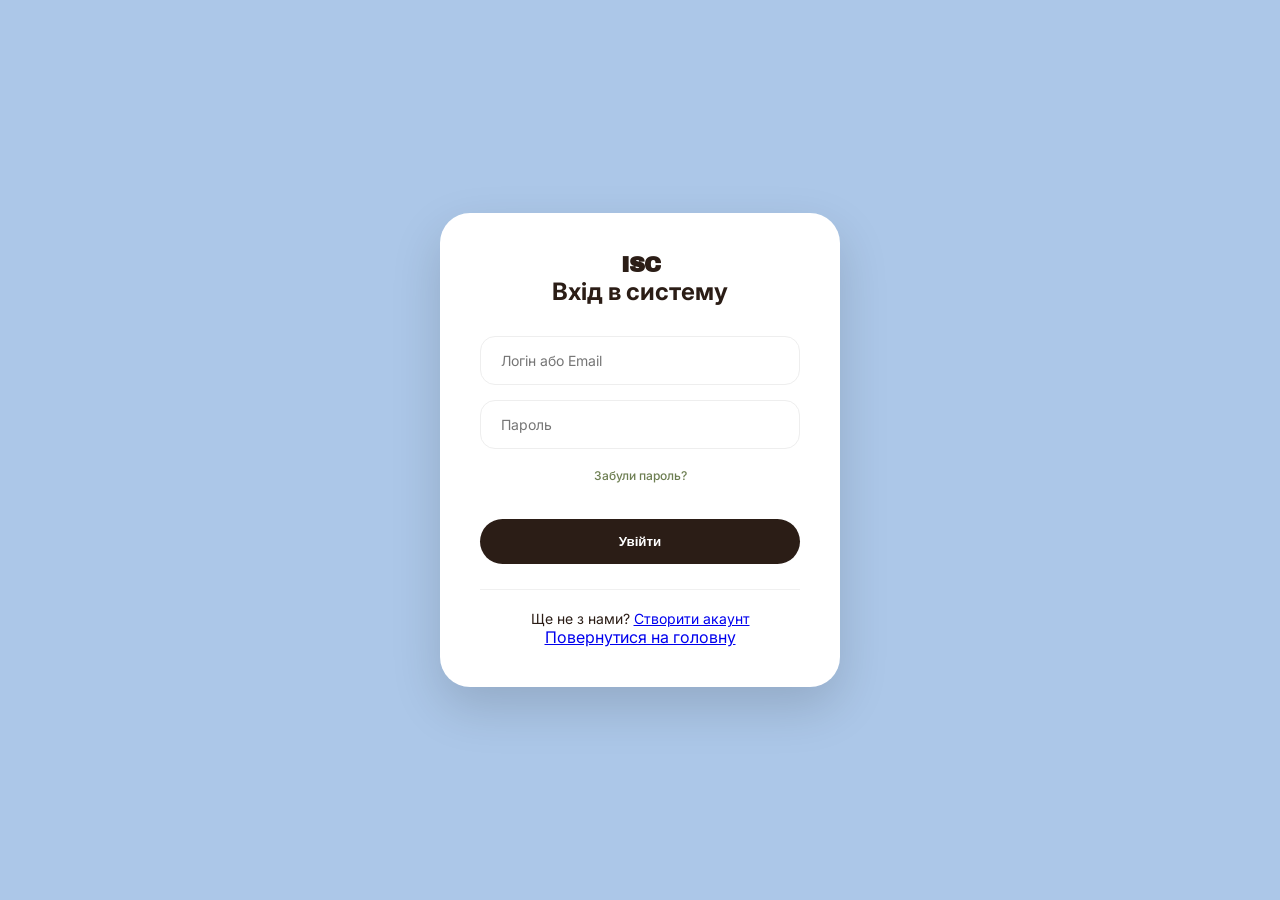
<file: login.html>
<!DOCTYPE html>
<html lang="uk">
<head><head>
    <meta charset="UTF-8">
    <meta name="viewport" content="width=device-width, initial-scale=1.0">
    <title>Вхід в систему | ISC Admin</title>
    
    <link rel="stylesheet" href="https://cdnjs.cloudflare.com/ajax/libs/font-awesome/6.5.1/css/all.min.css">
    
    <link rel="stylesheet" href="css/style.css">
    <link rel="stylesheet" href="css/login.css">
</head>
<body class="login-body">

    <div class="login-card">
        <div class="logo"><h1>ISC</h1></div>
        
        <h2 id="auth-title">Вхід в систему</h2>
        
        <form id="login-form" class="contact-form">
            <div id="login-fields" class="vertical-fields">
                <input type="text" id="username" placeholder="Логін або Email" required>
                <input type="password" id="password" placeholder="Пароль" required>
                
                <div class="forgot-link-wrapper">
                    <a href="#" id="forgot-link">Забули пароль?</a>
                </div>
            </div>

            <div id="recover-fields" style="display: none;">
                <p class="recover-text">
                    Введіть ваш Email або номер телефону, щоб отримати код доступу.
                </p>
                <input type="text" id="recover-contact" placeholder="Email або +380...">
            </div>

            <p id="error-msg" class="error-msg-style">
                <i class="fa-solid fa-circle-exclamation"></i> Невірні дані!
            </p>

            <button type="submit" id="auth-btn" class="btn-submit">Увійти</button>
        </form>

        <div id="auth-footer">
            <span>Ще не з нами? </span>
            <a href="register.html" class="reg-link">Створити акаунт</a>
        </div>
        
        <a href="index.html" class="back-link">Повернутися на головну</a>
    </div>

    <script src="js/main.js"></script>
</body>
</html>
</file>
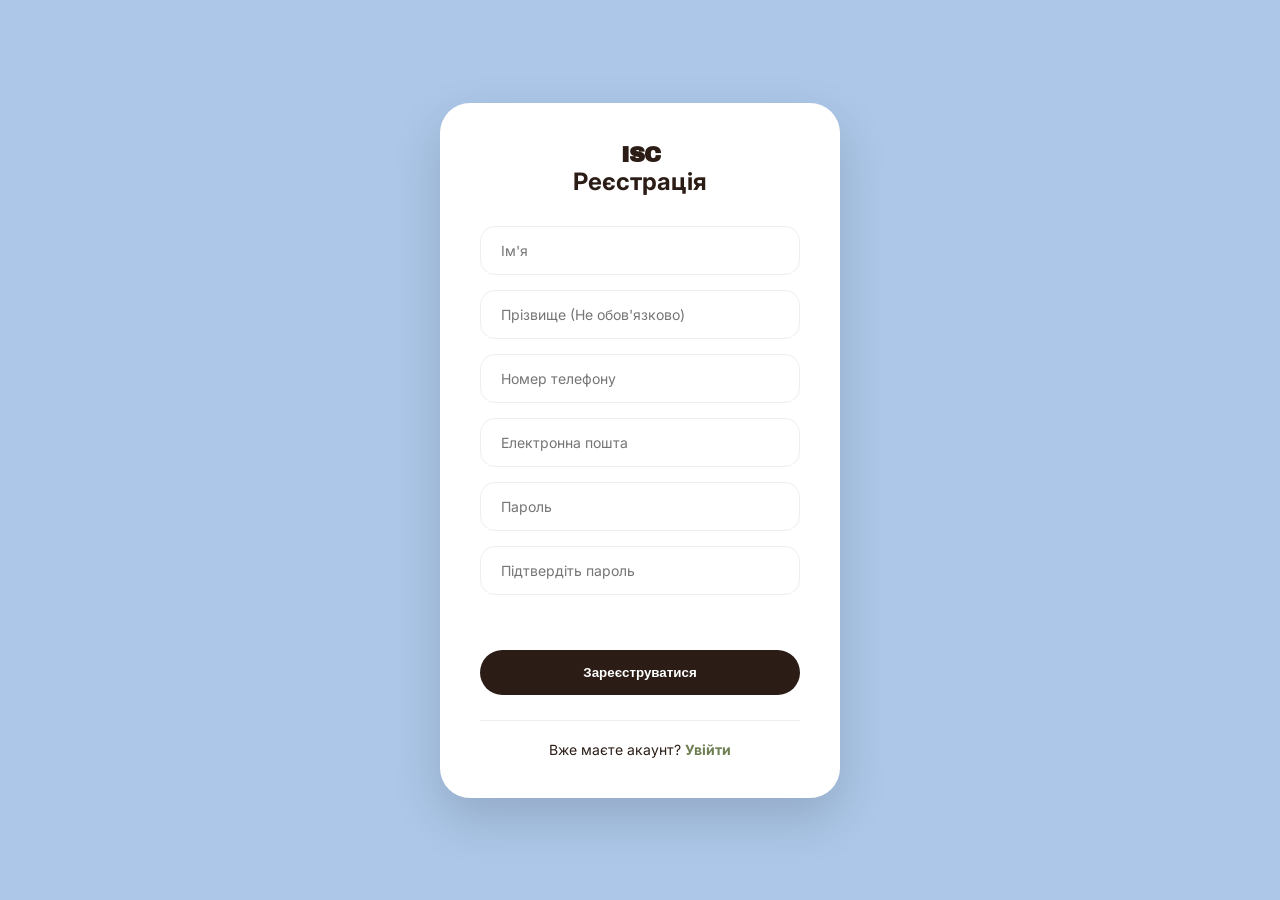
<file: register.html>
<!DOCTYPE html>
<html lang="uk">
<head>
    <meta charset="UTF-8">
    <meta name="viewport" content="width=device-width, initial-scale=1.0">
    <title>Реєстрація | ISC Admin</title>
    <link rel="stylesheet" href="https://cdnjs.cloudflare.com/ajax/libs/font-awesome/6.5.1/css/all.min.css">
    <link rel="stylesheet" href="css/style.css">
    <link rel="stylesheet" href="css/login.css">
</head>
<body class="login-body">

    <div class="login-card">
        <div class="logo"><h1>ISC</h1></div>
        <h2 id="reg-title">Реєстрація</h2>
        <form id="register-form" class="contact-form">
    <div id="reg-fields" class="vertical-fields">
        <input type="text" name="first_name" id="reg-first-name" placeholder="Ім'я" required>
        <input type="text" name="last_name" id="reg-last-name" placeholder="Прізвище (Не обов'язково)">
        <input type="tel" name="phone" id="reg-phone" placeholder="Номер телефону" required>
        <input type="email" name="email" id="reg-email" placeholder="Електронна пошта" required>
        <input type="password" name="password" id="reg-password" placeholder="Пароль" required>
        <input type="password" name="confirm_password" id="reg-confirm-password" placeholder="Підтвердіть пароль" required>
    </div>

    <p id="reg-error-msg" class="error-msg-style" style="display: none; color: #e74c3c; margin: 10px 0; font-size: 14px; font-weight: 500;">
        <i class="fa-solid fa-circle-exclamation"></i> Паролі не збігаються!
    </p>

    <button type="submit" id="reg-btn" class="btn-submit" style="margin-top: 20px;">Зареєструватися</button>
</form>

        <div id="reg-success" style="display: none; text-align: center; margin-top: 20px;">
            <div style="font-size: 50px; color: var(--bg-green); margin-bottom: 15px;">
                <i class="fa-solid fa-circle-check"></i>
            </div>
            <h3 id="success-user-msg" style="margin-bottom: 10px;"></h3>
            <p style="font-size: 14px; opacity: 0.8; margin-bottom: 20px;">Тепер ви можете увійти до системи.</p>
            <a href="login.html" class="btn-submit" style="text-decoration: none; display: inline-block; width: 100%;">Перейти до входу</a>
        </div>

        <div id="reg-footer" style="margin-top: 25px; font-size: 14px; border-top: 1px solid #eee; padding-top: 20px;">
            <span>Вже маєте акаунт? </span>
            <a href="login.html" style="color: var(--bg-green); font-weight: 700; text-decoration: none;">Увійти</a>
        </div>
    </div>

    <script src="js/main.js"></script>
</body>
</html>
</file>
<file: css/style.css>
@import url('https://fonts.googleapis.com/css2?family=Inter:wght@400;500;700&family=Archivo+Black&display=swap');

:root {
    --bg-blue: #acc7e8;
    --bg-green: #6d7e52;
    --text-dark: #2b1d16;
    --white: #ffffff;
}

* { margin: 0; padding: 0; box-sizing: border-box; }

body { 
    font-family: 'Inter', sans-serif; 
    color: var(--text-dark); 
    overflow-x: hidden; 
    background-color: #fcfaf7;
}

/* --- HERO SECTION --- */
.hero-section { display: flex; min-height: 100vh; flex-wrap: wrap; }

.hero-left { 
    flex: 1; 
    min-width: 50%; 
    background-color: var(--bg-blue); 
    padding: 60px; 
    display: flex; 
    flex-direction: column; 
    justify-content: space-between; 
    position: relative; 
}

.hero-right { 
    flex: 1; 
    min-width: 50%; 
    background: #d2b48c url('https://images.unsplash.com/photo-1473580044384-7ba9967e16a0?q=80&w=1600&auto=format&fit=crop&sig=1') center/cover no-repeat !important; 
    min-height: 100vh; 
    display: flex; 
    align-items: center; 
    justify-content: center; 
    position: relative;
}

/* --- HEADER (ВИПРАВЛЕНО ДЛЯ РОЗШИРЕННЯ) --- */
.main-header { 
    background: var(--white); 
    padding: 10px 25px; 
    border-radius: 50px; 
    display: flex; 
    align-items: center; 
    justify-content: space-between; 
    width: fit-content; /* Плашка підлаштовується під контент */
    max-width: none; /* Прибираємо обмеження, щоб Денис помістився */
    box-shadow: 0 5px 15px rgba(0,0,0,0.08); 
    z-index: 1010; 
    position: relative;
    gap: 20px;
}

/* Контейнер для іконки та бургера */
.header-right-zone {
    display: flex;
    align-items: center;
    gap: 15px;
}

/* Іконка користувача */
.auth-trigger {
    position: relative;
    cursor: pointer;
    font-size: 18px;
    color: var(--text-dark);
    transition: 0.3s;
    display: flex;
    align-items: center;
}

.auth-trigger:hover {
    color: var(--bg-green);
}

/* Випадаюче меню авторизації */
.auth-dropdown {
    display: none; 
    position: absolute;
    top: calc(100% + 15px);
    right: 0;
    background: white;
    border-radius: 15px;
    box-shadow: 0 10px 25px rgba(0,0,0,0.1);
    width: 150px;
    padding: 10px 0;
    z-index: 1100;
}

.auth-dropdown.active {
    display: block;
    animation: fadeIn 0.3s ease;
}

.auth-dropdown a {
    display: block;
    padding: 10px 20px;
    text-decoration: none;
    color: var(--text-dark);
    font-size: 14px;
    transition: 0.2s;
}

.auth-dropdown a:hover {
    background: #f4f7f6;
    color: var(--bg-green);
}

.logo h1 { font-family: 'Archivo Black', sans-serif; font-size: 22px; letter-spacing: -1px; }

.burger-menu {
    display: flex; 
    flex-direction: column;
    justify-content: space-between;
    width: 22px;
    height: 16px;
    cursor: pointer;
}

.burger-menu span {
    display: block;
    width: 100%;
    height: 3px;
    background-color: var(--text-dark);
    border-radius: 10px;
    transition: 0.3s ease-in-out;
}

.burger-menu.open span:nth-child(1) { transform: translateY(6.5px) rotate(45deg); }
.burger-menu.open span:nth-child(2) { opacity: 0; }
.burger-menu.open span:nth-child(3) { transform: translateY(-6.5px) rotate(-45deg); }

/* --- NAVIGATION (ВИПРАВЛЕНО ВИПАДАННЯ) --- */
.navigation {
    display: flex;
    align-items: center;
    position: relative; 
}

/* Стиль для блоку з ім'ям */
.user-logged-info {
    display: flex;
    align-items: center;
    gap: 8px;
    white-space: nowrap; 
}
.user-logged-info span {
    font-weight: 600;
    font-size: 15px;
    color: var(--text-dark);
}

/* Головне меню тепер випадає ОКРЕМО */
#nav-links {
    display: none; 
    flex-direction: column;
    position: absolute;
    top: calc(100% + 15px);
    right: 0;
    background: white;
    min-width: 200px;
    padding: 20px;
    border-radius: 20px;
    box-shadow: 0 10px 30px rgba(0,0,0,0.1);
    list-style: none;
    gap: 15px;
    z-index: 1100;
}

#nav-links.active {
    display: flex; 
    animation: fadeIn 0.3s ease;
}

#nav-links li a {
    text-decoration: none;
    color: var(--text-dark);
    font-weight: 500;
    font-size: 15px;
    transition: 0.2s;
}

#nav-links li a:hover {
    color: var(--bg-green);
}

@keyframes fadeIn {
    from { opacity: 0; transform: translateY(-10px); }
    to { opacity: 1; transform: translateY(0); }
}

/* --- HERO TEXT --- */
.hero-content h2 { 
    font-family: 'Archivo Black', sans-serif; 
    font-size: clamp(40px, 8vw, 80px); 
    line-height: 0.95; 
    margin: 40px 0; 
}
.hero-subtitle { max-width: 400px; font-size: 18px; margin-bottom: 30px; line-height: 1.4; }
.btn-outline { 
    display: inline-block; 
    padding: 12px 30px; 
    border: 2px solid var(--text-dark); 
    border-radius: 50px; 
    text-decoration: none; 
    color: var(--text-dark); 
    font-weight: 700; 
    transition: 0.3s; 
}
.btn-outline:hover { background: var(--text-dark); color: white; }

/* --- FEATURED CARD --- */
.featured-card { 
    background: var(--white); 
    width: 350px; 
    border-radius: 40px; 
    overflow: hidden; 
    box-shadow: 0 20px 40px rgba(0,0,0,0.1); 
    margin-left: auto; 
    margin-right: auto; 
}
.card-image img { width: 100%; height: 230px; object-fit: cover; padding: 15px; border-radius: 50px; }
.card-content { padding: 0 30px 30px; text-align: right; }
.location-tag { display: block; font-size: 14px; opacity: 0.5; margin-bottom: 5px; text-transform: uppercase; }
.card-content h3 { font-size: 20px; line-height: 1.3; font-weight: 700; }

/* --- PROJECTS (ЗБЕРЕЖЕНО ПОВНІСТЮ) --- */
.stories-section { padding: 100px 5%; background: #fcfaf7; }
.stories-section h2 { text-align: left; margin-bottom: 60px; font-family: 'Archivo Black', sans-serif; font-size: 36px; }
.stories-grid { 
    display: grid; 
    grid-template-columns: repeat(auto-fit, minmax(300px, 1fr)); 
    gap: 40px; 
    max-width: 1200px; 
    margin: 0 auto; 
}
.story-card { 
    background: white; 
    border-radius: 40px; 
    overflow: hidden; 
    box-shadow: 0 10px 30px rgba(0,0,0,0.05); 
    transition: 0.3s ease;
}
.story-image { width: 100%; height: 280px; overflow: hidden; }
.story-image img { width: 100%; height: 100%; object-fit: cover; transition: 0.5s; }
.story-card:hover .story-image img { transform: scale(1.05); }
.story-content { padding: 30px; }
.story-content h3 { font-size: 20px; line-height: 1.3; font-weight: 700; }

/* --- ABOUT SECTION (ЗБЕРЕЖЕНО ПОВНІСТЮ) --- */
.about-section { padding: 100px 5%; background: #ffffff; }
.about-container { 
    display: flex; 
    align-items: center; 
    gap: 60px; 
    max-width: 1200px; 
    margin: 0 auto; 
    flex-wrap: wrap;
}
.about-text { flex: 1; min-width: 300px; }
.about-text h2 { font-family: 'Archivo Black', sans-serif; font-size: 40px; margin: 20px 0; }
.about-text p { line-height: 1.6; opacity: 0.8; }
.stats { display: flex; gap: 40px; margin-top: 40px; }
.stat-item strong { font-size: 32px; display: block; color: var(--bg-green); }
.about-image { flex: 1; min-width: 300px; }
.about-image img { width: 100%; border-radius: 40px; box-shadow: 20px 20px 0 var(--bg-blue); }

/* --- MISSION (ЗБЕРЕЖЕНО ПОВНІСТЮ) --- */
.itinerary-section { 
    background: var(--bg-green); 
    color: var(--white); 
    padding: 100px 5%; 
    display: flex; 
    flex-direction: column; 
    align-items: center; 
}
.itinerary-item { 
    display: flex; 
    align-items: center; 
    width: 100%; 
    max-width: 800px; 
    padding: 40px 0; 
    border-bottom: 1px dashed rgba(255,255,255,0.3); 
}
.itinerary-number { font-size: 60px; font-family: serif; font-style: italic; min-width: 100px; }
.itinerary-info { flex: 1; }

/* Соцмережі */
.social-icons-wrapper { display: flex; gap: 15px; margin-top: 20px; }
.social-icon-link { 
    width: 45px; height: 45px;
    border: 1px solid rgba(255,255,255,0.4); 
    border-radius: 50%;
    display: flex; align-items: center; justify-content: center;
    color: white; text-decoration: none; font-size: 20px;
    transition: 0.3s cubic-bezier(0.4, 0, 0.2, 1);
}
.social-icon-link:hover { 
    background: var(--white); 
    color: var(--bg-green); 
    transform: translateY(-5px) rotate(360deg); 
}

/* --- CONTACTS (ЗБЕРЕЖЕНО ПОВНІСТЮ) --- */
.contact-section { padding: 100px 5%; background: var(--bg-blue); display: flex; justify-content: center; }
.contact-card { 
    background: var(--white); 
    padding: 60px; 
    border-radius: 40px; 
    max-width: 600px; 
    text-align: center; 
    box-shadow: 0 20px 50px rgba(0,0,0,0.1);
}
.contact-form { display: flex; flex-direction: column; gap: 15px; margin-top: 30px; }
.contact-form input, .contact-form textarea { 
    padding: 15px 20px; 
    border: 1px solid #eee; 
    border-radius: 15px; 
    font-family: inherit;
    outline: none;
}
.btn-submit { 
    background: var(--text-dark); 
    color: white; 
    border: none; 
    padding: 15px; 
    border-radius: 50px; 
    font-weight: 700; 
    cursor: pointer; 
    transition: 0.3s;
}
.btn-submit:hover { transform: scale(1.02); background: var(--bg-green); }

/* --- SUBSCRIBE --- */
.subscribe-section { padding: 80px 5%; background-color: #f4f7f6; text-align: center; }
.subscribe-container { max-width: 800px; margin: 0 auto; }
.subscribe-content h2 { font-family: 'Archivo Black', sans-serif; font-size: 32px; margin-bottom: 15px; }
.subscribe-form { display: flex; gap: 10px; margin-top: 30px; justify-content: center; flex-wrap: wrap; }
.subscribe-form input { padding: 15px 25px; border: 1px solid #ddd; border-radius: 50px; width: 300px; outline: none; }
.subscribe-form button { padding: 15px 35px; background-color: var(--bg-green); color: white; border: none; border-radius: 50px; font-weight: 700; cursor: pointer; transition: 0.3s; }
.subscribe-form button:hover { background-color: var(--text-dark); }
.success-message { display: none; margin-top: 20px; color: var(--bg-green); font-weight: 700; }

/* --- FOOTER --- */
.main-footer {
    background-color: var(--text-dark);
    color: white;
    padding: 80px 5% 40px;
}
.footer-grid {
    display: grid;
    grid-template-columns: repeat(auto-fit, minmax(200px, 1fr));
    gap: 50px;
    max-width: 1200px;
    margin: 0 auto;
}
.footer-logo { font-family: 'Archivo Black', sans-serif; font-size: 28px; margin-bottom: 20px; }
.footer-links h4 { margin-bottom: 25px; font-size: 18px; }
.footer-links ul { list-style: none; }
.footer-links li { margin-bottom: 10px; }
.footer-links a { color: white; text-decoration: none; opacity: 0.7; transition: 0.3s; }
.footer-links a:hover { opacity: 1; padding-left: 5px; }
.footer-bottom {
    margin-top: 80px;
    text-align: center;
    padding-top: 40px;
    border-top: 1px solid rgba(255,255,255,0.1);
    font-size: 14px;
    opacity: 0.5;
}

/* --- АДАПТИВНІСТЬ --- */
@media (max-width: 1024px) {
    .hero-left, .hero-right { min-width: 100%; }
    .main-header { position: fixed; top: 20px; left: 5%; width: 90%; justify-content: space-between; }
}

@media (max-width: 768px) {
    .about-container { gap: 30px; }
    .about-text h2 { font-size: 32px; }
    .contact-card { padding: 40px 20px; }
    .subscribe-form input, .subscribe-form button { width: 100%; }
}
</file>
<file: css/login.css>
/* login.css */

.login-body {
    height: 100vh; /* Обов'язково */
    display: flex; /* Обов'язково */
    align-items: center; /* Центр по вертикалі */
    justify-content: center; /* Центр по горизонталі */
    background-color: var(--bg-blue); /* Наш фон */
    margin: 0; /* Прибираємо відступи за замовчуванням */
}

.login-card {
    background: white;
    padding: 40px;
    border-radius: 30px;
    box-shadow: 0 20px 50px rgba(0,0,0,0.15);
    width: 100%;
    max-width: 400px;
    text-align: center;
    animation: slideUp 0.5s ease;
}

.vertical-fields {
    display: flex;
    flex-direction: column;
    gap: 15px;
    margin-bottom: 20px;
}

.vertical-fields input, 
#recover-fields input {
    width: 100%;
    padding: 15px 20px;
    border: 1px solid #eee;
    border-radius: 15px;
    font-size: 14px;
    outline: none;
    transition: 0.3s;
}


.vertical-fields input:focus, 
#recover-fields input:focus {
    border-color: var(--bg-green);
    background-color: #f9fbf9;
}

#forgot-link {
    font-size: 12px;
    color: var(--bg-green);
    text-decoration: none;
    font-weight: 500;
}

#forgot-link:hover {
    text-decoration: underline;
}

.error-msg-style {
    color: #e74c3c;
    font-size: 14px;
    margin-bottom: 15px;
    font-weight: 500;
}

#auth-footer {
    margin-top: 25px;
    font-size: 14px;
    border-top: 1px solid #f0f0f0;
    padding-top: 20px;
}

/* Ховаємо помилку за замовчуванням */
#error-msg {
    display: none;
    margin-top: 10px;
    font-size: 14px;
}

/* Анімація трясіння карти */
.shake {
    animation: shake 0.4s ease-in-out;
}

@keyframes shake {
    0%, 100% { transform: translateX(0); }
    25% { transform: translateX(-10px); }
    75% { transform: translateX(10px); }
}
</file>
